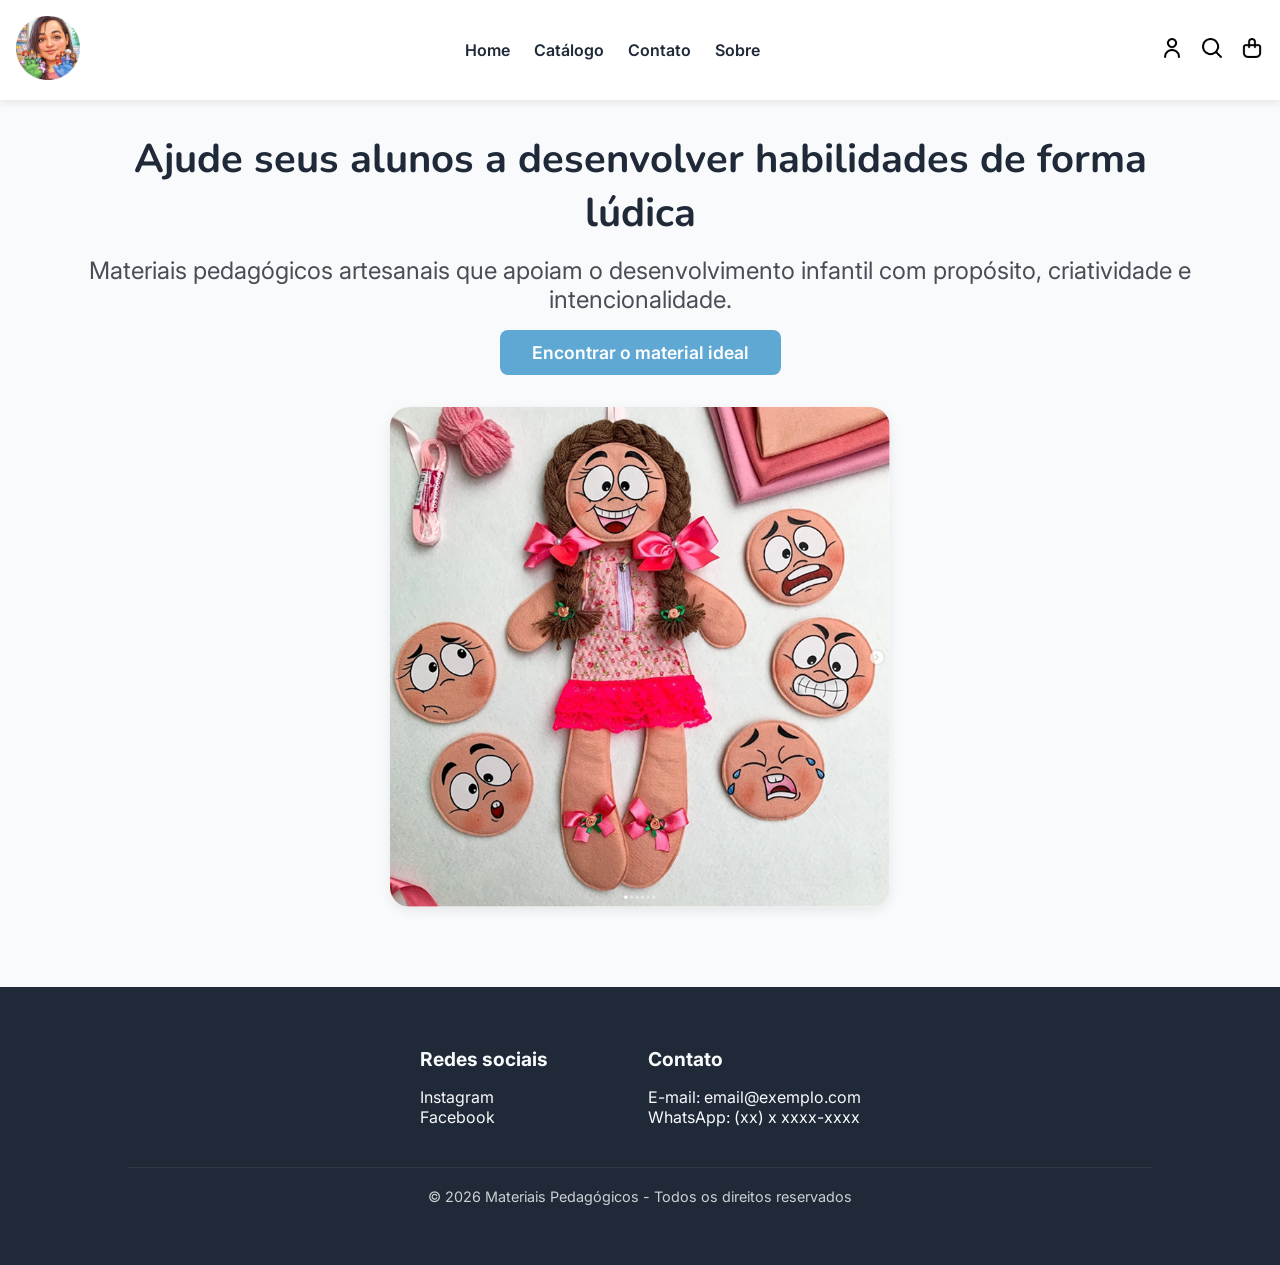
<file: Programaca-Web-I/projetoWeb/index.html>
<!DOCTYPE html>
<html lang="pt-br">
    <head>
        <meta charset="UTF-8">
        <meta name="viewport" content="width=device-width, initial-scale=1.0">
        <meta name="description" content="Materiais pedagógicos artesanais que apoiam o desenvolvimento infantil com propósito, criatividade e intencionalidade.">
        <link rel="stylesheet" href="style.css">
        <link rel="shortcut icon" href="./assets/icon/logoIcon.ico" type="image/x-icon">
        <title>Home | Materiais Pedagógicos</title>
    </head>
    <body>
        <header>
            <a href="index.html"><img src="assets/images/logo.png" alt="Logo" class="logo"></a>
            <nav class="menu-mobile" id="menu-mobile">
                <ul>
                    <li><a href="index.html">Home</a></li>
                    <li><a href="catalogo.html">Catálogo</a></li>
                    <li><a href="contato.html">Contato</a></li>
                    <li><a href="sobre.html">Sobre</a></li>
                </ul>
            </nav>
            <div>
                <button class="btn-mobile" aria-label="Abrir menu">
                    <img class="menu-hamburguer" src="assets/images/menu.png" alt="Menu">
                </button>
                <a href="login.html" aria-label="Acessar conta">
                    <img src="assets/images/user.png" alt="Perfil">
                </a>
                <a href="#" aria-label="Pesquisar no site">
                    <img src="assets/images/search.png" alt="Pesquisar">
                </a>
                <a href="#" aria-label="Ver carrinho de compras">
                    <img src="assets/images/shopping bag.png" alt="Carrinho de compras">
                </a>
            </div>
        </header>
        <main>
            <!-- Hero -->
            <section>
                <h1>Ajude seus alunos a desenvolver habilidades de forma lúdica</h1>
                <p>Materiais pedagógicos artesanais que apoiam o desenvolvimento infantil com propósito, criatividade e intencionalidade.</p>
                <a href="catalogo.html">Encontrar o material ideal</a>
                <img src="assets/images/card1.png" alt="Recurso pedagógico artesanal de boneca com expressões faciais intercambiáveis">
            </section>
        </main>
        <footer>
            <div class="footer-column">
                <div>
                    <h4>Redes sociais</h4>
                    <ul>
                        <li><a href="#">Instagram</a></li>
                        <li><a href="#">Facebook</a></li>
                    </ul>
                </div>
                <div>
                    <h4>Contato</h4>
                    <ul>
                        <li>E-mail: <a href="mailto:email@exemplo.com">email@exemplo.com</a></li>
                        <li>WhatsApp: <a href="#">(xx) x xxxx-xxxx</a></li>
                    </ul>
                </div>
            </div>
            <p class="copyright"> &copy; 2026 Materiais Pedagógicos - Todos os direitos reservados</p>
        </footer>

        <!-- CARRINHO LATERAL -->
        <div class="overlay-carrinho" id="overlay-carrinho" aria-hidden="true"></div>
        <aside class="carrinho-lateral" id="carrinho-lateral" aria-label="Carrinho de compras">
            <div class="carrinho-header">
                <h2>Seu Carrinho</h2>
                <button id="fechar-carrinho" class="btn-fechar" aria-label="Fechar carrinho">
                    <span aria-hidden="true">&times;</span>
                </button>
            </div>
            
            <div class="carrinho-itens">
                <p class="carrinho-vazio">Seu carrinho está vazio.</p>
            </div>
            
            <div class="carrinho-footer">
                <div class="carrinho-total">
                    <span>Total:</span>
                    <strong id="carrinho-total-valor">R$ 0,00</strong>
                </div>
                <button class="btn-finalizar" aria-label="Finalizar compra">Finalizar Compra</button>
            </div>
        </aside>

        <script src="script.js"></script>
    </body>
</html>
</file>
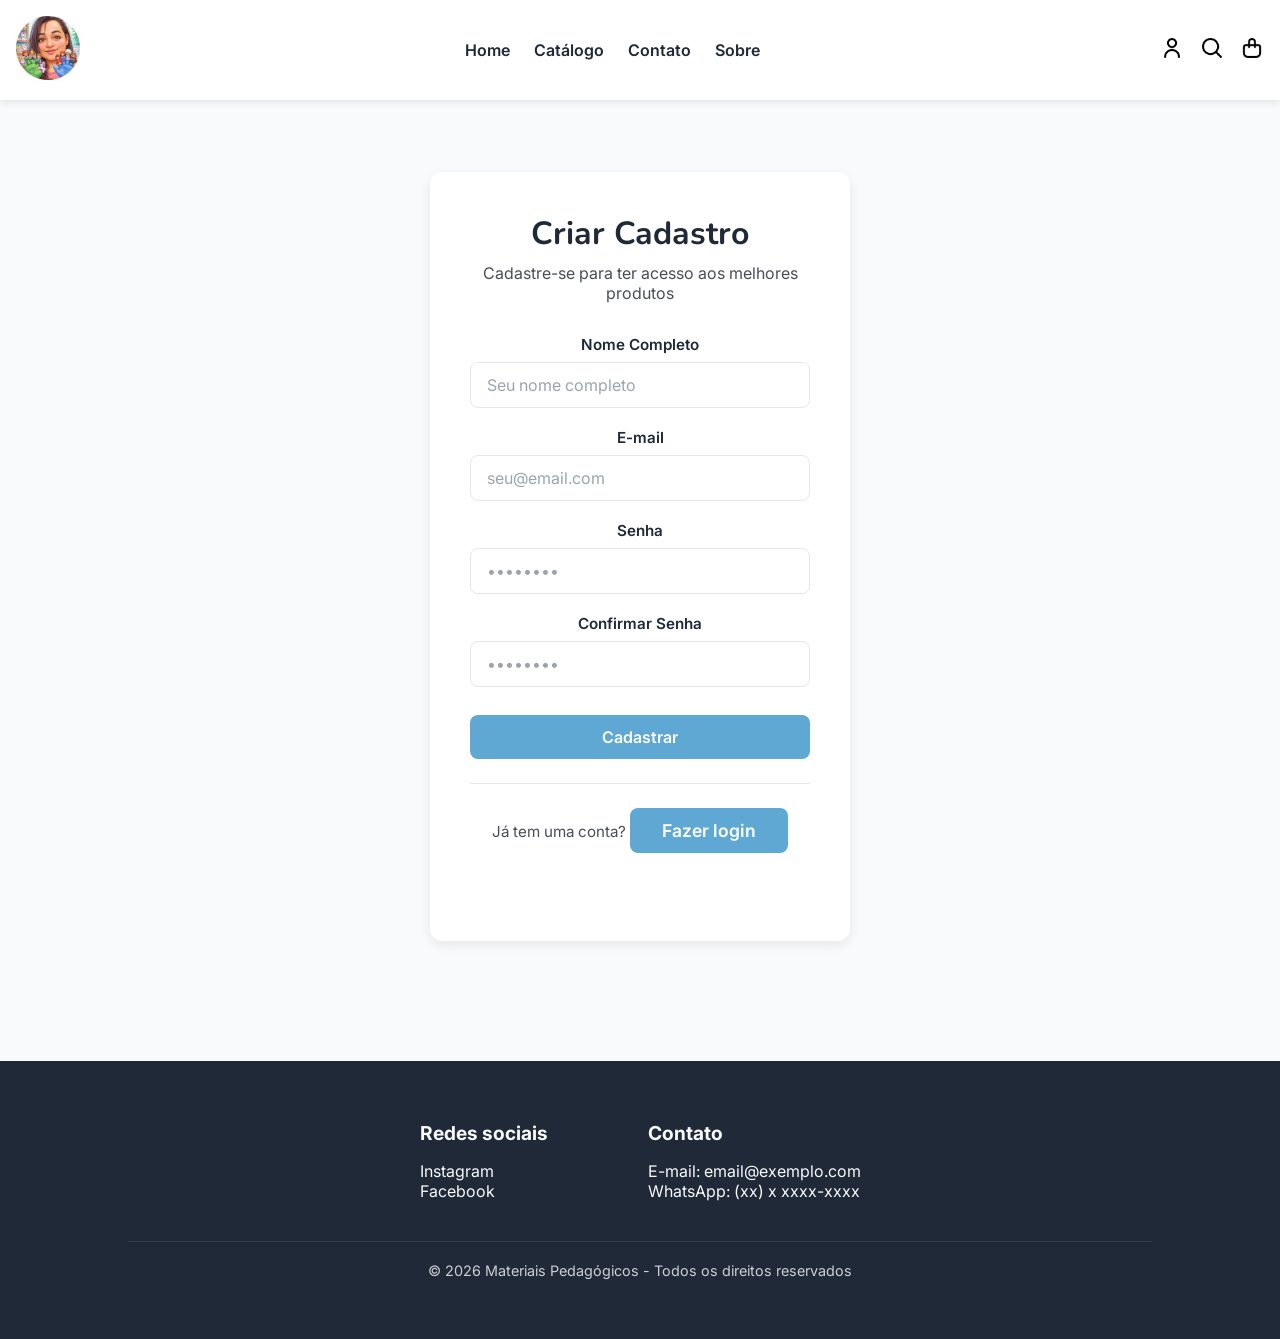
<file: Programaca-Web-I/projetoWeb/cadastro.html>
<!DOCTYPE html>
<html lang="pt-br">
    <head>
        <meta charset="UTF-8">
        <meta name="viewport" content="width=device-width, initial-scale=1.0">
        <link rel="stylesheet" href="style.css">
        <link rel="shortcut icon" href="./assets/icon/logoIcon.ico" type="image/x-icon">
        <title>Cadastro | Materiais Pedagógicos</title>
    </head>
    <body>
        <header>
            <a href="index.html"><img src="assets/images/logo.png" alt="Logo" class="logo"></a>
            <nav class="menu-mobile" id="menu-mobile">
                <ul>
                    <li><a href="index.html">Home</a></li>
                    <li><a href="catalogo.html">Catálogo</a></li>
                    <li><a href="contato.html">Contato</a></li>
                    <li><a href="sobre.html">Sobre</a></li>
                </ul>
            </nav>
            <div>
                <button class="btn-mobile" aria-label="Abrir menu">
                    <img class="menu-hamburguer" src="assets/images/menu.png" alt="Menu">
                </button>
                <a href="login.html" aria-label="Acessar conta">
                    <img src="assets/images/user.png" alt="Perfil">
                </a>
                <a href="#" aria-label="Pesquisar no site">
                    <img src="assets/images/search.png" alt="Pesquisar">
                </a>
                <a href="#" aria-label="Ver carrinho de compras">
                    <img src="assets/images/shopping bag.png" alt="Carrinho de compras">
                </a>
            </div>
        </header>
        <main>
            <section class="formulario-secao">
                <div class="formulario-container">
                    <h1>Criar Cadastro</h1>
                    <p class="formulario-descricao">Cadastre-se para ter acesso aos melhores produtos</p>
                    
                    <form class="formulario" aria-label="Formulário de cadastro">
                        <div class="form-group">
                            <label for="nome-cadastro">Nome Completo</label>
                            <input 
                                type="text" 
                                id="nome-cadastro" 
                                name="nome" 
                                placeholder="Seu nome completo"
                                required
                                aria-required="true"
                                aria-label="Campo de nome completo para cadastro"
                            >
                        </div>

                        <div class="form-group">
                            <label for="email-cadastro">E-mail</label>
                            <input 
                                type="email" 
                                id="email-cadastro" 
                                name="email" 
                                placeholder="seu@email.com"
                                required
                                aria-required="true"
                                aria-label="Campo de e-mail para cadastro"
                            >
                        </div>

                        <div class="form-group">
                            <label for="senha-cadastro">Senha</label>
                            <input 
                                type="password" 
                                id="senha-cadastro" 
                                name="senha" 
                                placeholder="••••••••"
                                required
                                aria-required="true"
                                aria-label="Campo de senha para cadastro"
                            >
                        </div>

                        <div class="form-group">
                            <label for="confirmacao-senha">Confirmar Senha</label>
                            <input 
                                type="password" 
                                id="confirmacao-senha" 
                                name="confirmacao_senha" 
                                placeholder="••••••••"
                                required
                                aria-required="true"
                                aria-label="Campo de confirmação de senha"
                            >
                        </div>

                        <button type="submit" class="btn-formulario">Cadastrar</button>
                    </form>

                    <div class="formulario-link">
                        <p>Já tem uma conta? <a href="login.html">Fazer login</a></p>
                    </div>
                </div>
            </section>
        </main>
        <footer>
            <div class="footer-column">
                <div>
                    <h4>Redes sociais</h4>
                    <ul>
                        <li><a href="#">Instagram</a></li>
                        <li><a href="#">Facebook</a></li>
                    </ul>
                </div>
                <div>
                    <h4>Contato</h4>
                    <ul>
                        <li>E-mail: <a href="mailto:email@exemplo.com">email@exemplo.com</a></li>
                        <li>WhatsApp: <a href="#">(xx) x xxxx-xxxx</a></li>
                    </ul>
                </div>
            </div>
            <p class="copyright"> &copy; 2026 Materiais Pedagógicos - Todos os direitos reservados</p>
        </footer>

        <!-- CARRINHO LATERAL -->
        <div class="overlay-carrinho" id="overlay-carrinho" aria-hidden="true"></div>
        <aside class="carrinho-lateral" id="carrinho-lateral" aria-label="Carrinho de compras">
            <div class="carrinho-header">
                <h2>Seu Carrinho</h2>
                <button id="fechar-carrinho" class="btn-fechar" aria-label="Fechar carrinho">
                    <span aria-hidden="true">&times;</span>
                </button>
            </div>
            
            <div class="carrinho-itens">
                <p class="carrinho-vazio">Seu carrinho está vazio.</p>
            </div>
            
            <div class="carrinho-footer">
                <div class="carrinho-total">
                    <span>Total:</span>
                    <strong id="carrinho-total-valor">R$ 0,00</strong>
                </div>
                <button class="btn-finalizar" aria-label="Finalizar compra">Finalizar Compra</button>
            </div>
        </aside>

        <script src="script.js"></script>
    </body>
</html>
</file>
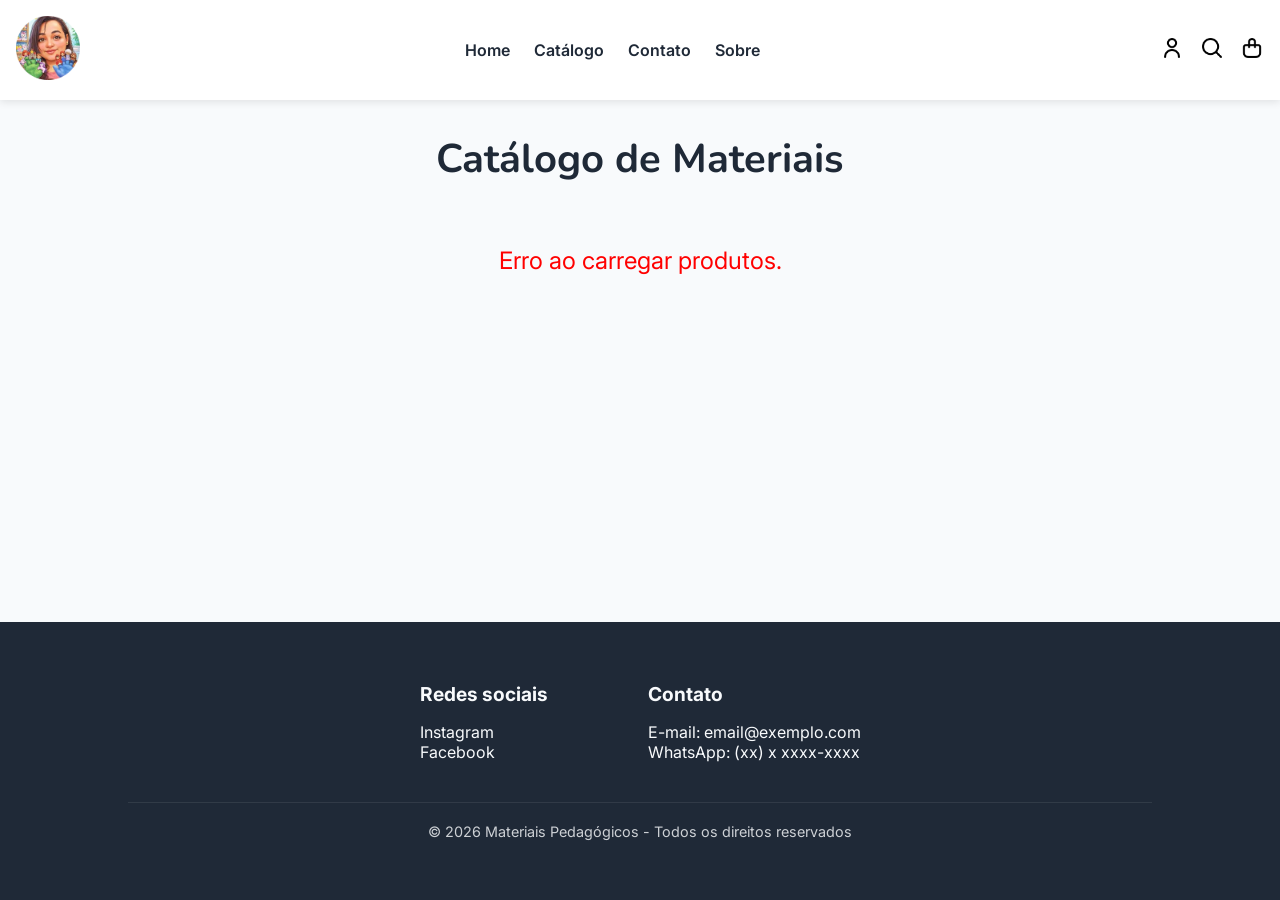
<file: Programaca-Web-I/projetoWeb/catalogo.html>
<!DOCTYPE html>
<html lang="pt-br">
    <head>
        <meta charset="UTF-8">
        <meta name="viewport" content="width=device-width, initial-scale=1.0">
        <link rel="stylesheet" href="style.css">
        <link rel="shortcut icon" href="./assets/icon/logoIcon.ico" type="image/x-icon">
        <title>Catálogo | Materiais Pedagógicos</title>
    </head>
    <body>
        <header>
            <a href="index.html"><img src="assets/images/logo.png" alt="Logo" class="logo"></a>
            <nav class="menu-mobile" id="menu-mobile">
                <ul>
                    <li><a href="index.html">Home</a></li>
                    <li><a href="catalogo.html">Catálogo</a></li>
                    <li><a href="contato.html">Contato</a></li>
                    <li><a href="sobre.html">Sobre</a></li>
                </ul>
            </nav>
            <div>
                <button class="btn-mobile" aria-label="Abrir menu">
                    <img class="menu-hamburguer" src="assets/images/menu.png" alt="Menu">
                </button>
                <a href="login.html" aria-label="Acessar conta">
                    <img src="assets/images/user.png" alt="Perfil">
                </a>
                <a href="#" aria-label="Pesquisar no site">
                    <img src="assets/images/search.png" alt="Pesquisar">
                </a>
                <a href="#" aria-label="Ver carrinho de compras">
                    <img src="assets/images/shopping bag.png" alt="Carrinho de compras">
                </a>
            </div>
        </header>
        <main>
            <section>
                <h1>Catálogo de Materiais</h1>
                <div class="produtos-grid">
                    <!-- Produtos carregados dinamicamente via JavaScript -->
                </div>
            </section>
        </main>
        <footer>
            <div class="footer-column">
                <div>
                    <h4>Redes sociais</h4>
                    <ul>
                        <li><a href="#">Instagram</a></li>
                        <li><a href="#">Facebook</a></li>
                    </ul>
                </div>
                <div>
                    <h4>Contato</h4>
                    <ul>
                        <li>E-mail: <a href="mailto:email@exemplo.com">email@exemplo.com</a></li>
                        <li>WhatsApp: <a href="#">(xx) x xxxx-xxxx</a></li>
                    </ul>
                </div>
            </div>
            <p class="copyright"> &copy; 2026 Materiais Pedagógicos - Todos os direitos reservados</p>
        </footer>

        <!-- CARRINHO LATERAL -->
        <div class="overlay-carrinho" id="overlay-carrinho" aria-hidden="true"></div>
        <aside class="carrinho-lateral" id="carrinho-lateral" aria-label="Carrinho de compras">
            <div class="carrinho-header">
                <h2>Seu Carrinho</h2>
                <button id="fechar-carrinho" class="btn-fechar" aria-label="Fechar carrinho">
                    <span aria-hidden="true">&times;</span>
                </button>
            </div>
            
            <div class="carrinho-itens">
                <p class="carrinho-vazio">Seu carrinho está vazio.</p>
            </div>
            
            <div class="carrinho-footer">
                <div class="carrinho-total">
                    <span>Total:</span>
                    <strong id="carrinho-total-valor">R$ 0,00</strong>
                </div>
                <button class="btn-finalizar" aria-label="Finalizar compra">Finalizar Compra</button>
            </div>
        </aside>

        <script src="script.js"></script>
    </body>
</html>
</file>
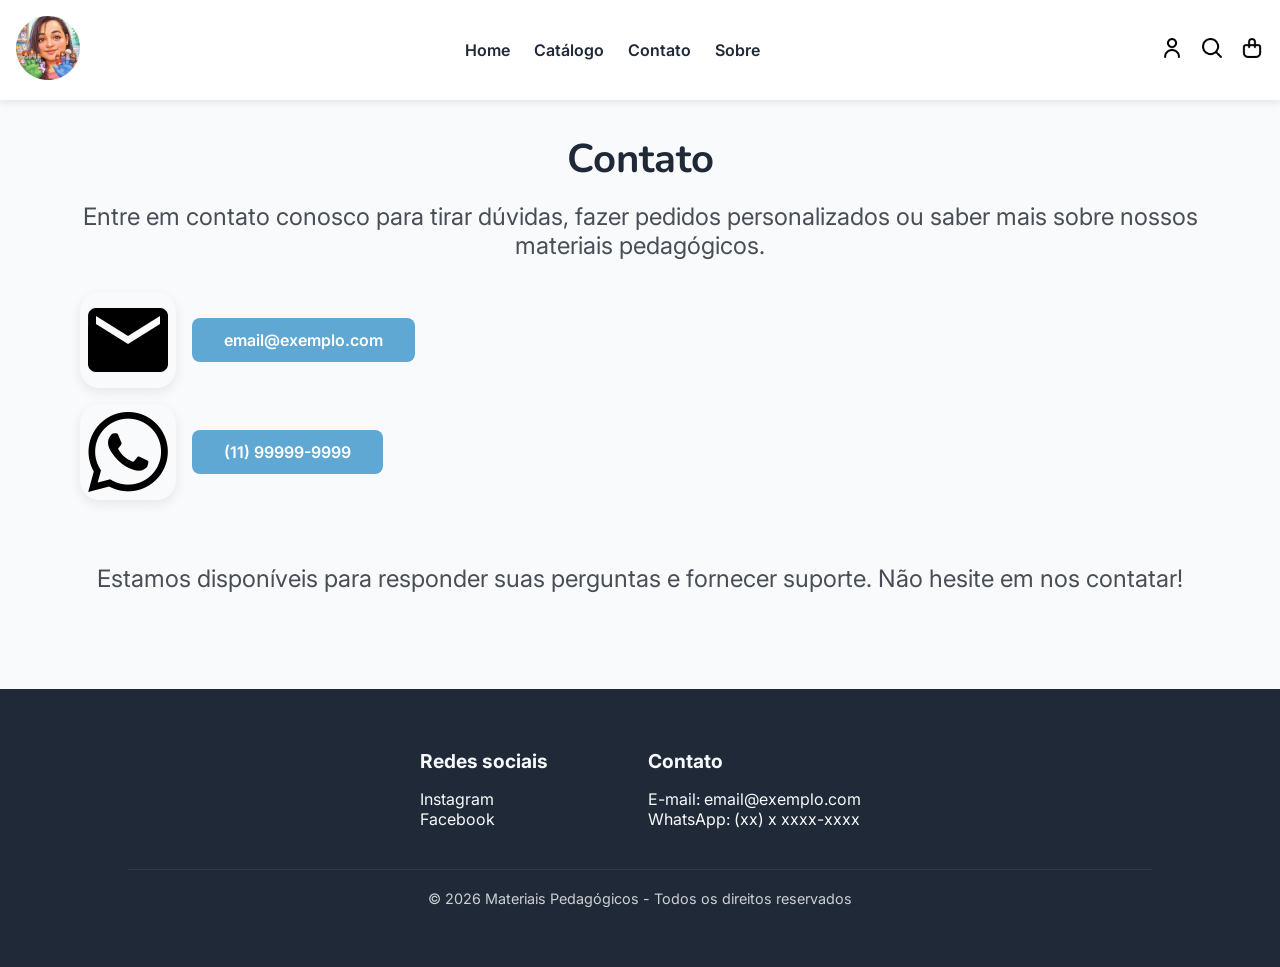
<file: Programaca-Web-I/projetoWeb/contato.html>
<!DOCTYPE html>
<html lang="pt-br">
    <head>
        <meta charset="UTF-8">
        <meta name="viewport" content="width=device-width, initial-scale=1.0">
        <link rel="stylesheet" href="style.css">
        <link rel="shortcut icon" href="./assets/icon/logoIcon.ico" type="image/x-icon">
        <title>Contato | Materiais Pedagógicos</title>
    </head>
    <body>
        <header>
            <a href="index.html"><img src="assets/images/logo.png" alt="Logo" class="logo"></a>
            <nav class="menu-mobile" id="menu-mobile">
                <ul>
                    <li><a href="index.html">Home</a></li>
                    <li><a href="catalogo.html">Catálogo</a></li>
                    <li><a href="contato.html">Contato</a></li>
                    <li><a href="sobre.html">Sobre</a></li>
                </ul>
            </nav>
            <div>
                <button class="btn-mobile" aria-label="Abrir menu">
                    <img class="menu-hamburguer" src="assets/images/menu.png" alt="Menu">
                </button>
                <a href="login.html" aria-label="Acessar conta">
                    <img src="assets/images/user.png" alt="Perfil">
                </a>
                <a href="#" aria-label="Pesquisar no site">
                    <img src="assets/images/search.png" alt="Pesquisar">
                </a>
                <a href="#" aria-label="Ver carrinho de compras">
                    <img src="assets/images/shopping bag.png" alt="Carrinho de compras">
                </a>
            </div>
        </header>
        <main>
            <section class="sessao-contato">
                <h1>Contato</h1>
                <p>Entre em contato conosco para tirar dúvidas, fazer pedidos personalizados ou saber mais sobre nossos materiais pedagógicos.</p>
                <ul class="contato">
                    <li><img class="icone-contato" src="assets/images/email.png" alt="E-mail: "><a href="mailto:email@exemplo.com">email@exemplo.com</a></li>
                    <li> <img class="icone-contato" src="assets/images/whatsapp.png" alt="WhatsApp: "><a href="https://wa.me/5511999999999" target="_blank">(11) 99999-9999</a></li>
                </ul>
                <p style="margin-top: 64px;">Estamos disponíveis para responder suas perguntas e fornecer suporte. Não hesite em nos contatar!</p>
            </section>
        </main>
        <footer>
            <div class="footer-column">
                <div>
                    <h4>Redes sociais</h4>
                    <ul>
                        <li><a href="#">Instagram</a></li>
                        <li><a href="#">Facebook</a></li>
                    </ul>
                </div>
                <div>
                    <h4>Contato</h4>
                    <ul>
                        <li>E-mail: <a href="mailto:email@exemplo.com">email@exemplo.com</a></li>
                        <li>WhatsApp: <a href="#">(xx) x xxxx-xxxx</a></li>
                    </ul>
                </div>
            </div>
            <p class="copyright"> &copy; 2026 Materiais Pedagógicos - Todos os direitos reservados</p>
        </footer>

        <!-- CARRINHO LATERAL -->
        <div class="overlay-carrinho" id="overlay-carrinho" aria-hidden="true"></div>
        <aside class="carrinho-lateral" id="carrinho-lateral" aria-label="Carrinho de compras">
            <div class="carrinho-header">
                <h2>Seu Carrinho</h2>
                <button id="fechar-carrinho" class="btn-fechar" aria-label="Fechar carrinho">
                    <span aria-hidden="true">&times;</span>
                </button>
            </div>
            
            <div class="carrinho-itens">
                <p class="carrinho-vazio">Seu carrinho está vazio.</p>
            </div>
            
            <div class="carrinho-footer">
                <div class="carrinho-total">
                    <span>Total:</span>
                    <strong id="carrinho-total-valor">R$ 0,00</strong>
                </div>
                <button class="btn-finalizar" aria-label="Finalizar compra">Finalizar Compra</button>
            </div>
        </aside>

        <script src="script.js"></script>
    </body>
</html>
</file>
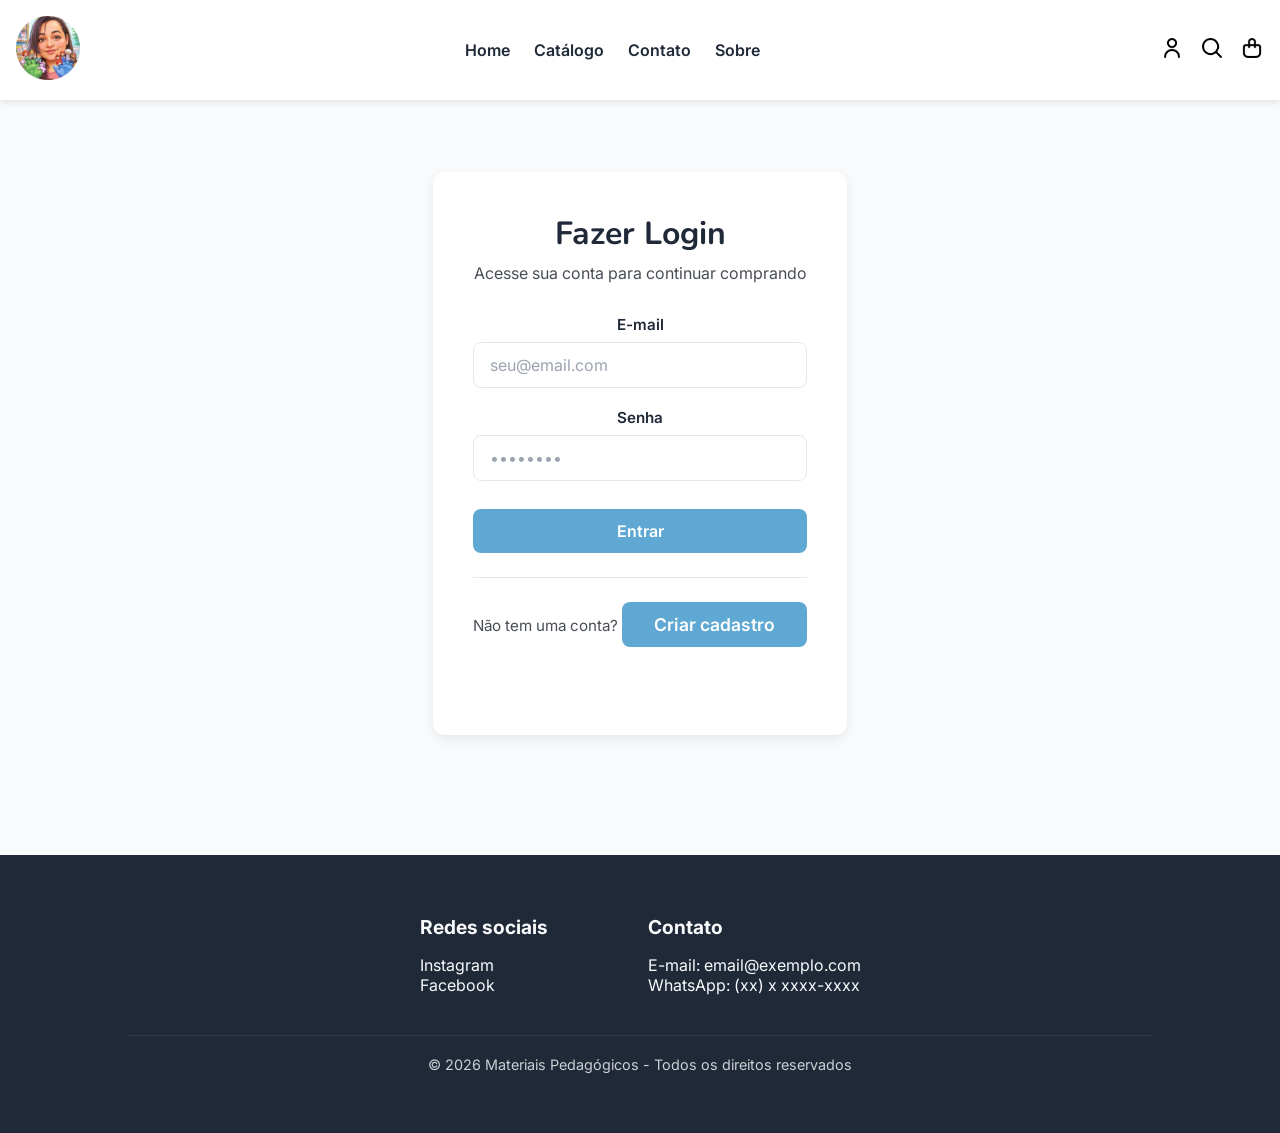
<file: Programaca-Web-I/projetoWeb/login.html>
<!DOCTYPE html>
<html lang="pt-br">
    <head>
        <meta charset="UTF-8">
        <meta name="viewport" content="width=device-width, initial-scale=1.0">
        <link rel="stylesheet" href="style.css">
        <link rel="shortcut icon" href="./assets/icon/logoIcon.ico" type="image/x-icon">
        <title>Login | Materiais Pedagógicos</title>
    </head>
    <body>
        <header>
            <a href="index.html"><img src="assets/images/logo.png" alt="Logo" class="logo"></a>
            <nav class="menu-mobile" id="menu-mobile">
                <ul>
                    <li><a href="index.html">Home</a></li>
                    <li><a href="catalogo.html">Catálogo</a></li>
                    <li><a href="contato.html">Contato</a></li>
                    <li><a href="sobre.html">Sobre</a></li>
                </ul>
            </nav>
            <div>
                <button class="btn-mobile" aria-label="Abrir menu">
                    <img class="menu-hamburguer" src="assets/images/menu.png" alt="Menu">
                </button>
                <a href="login.html" aria-label="Acessar conta">
                    <img src="assets/images/user.png" alt="Perfil">
                </a>
                <a href="#" aria-label="Pesquisar no site">
                    <img src="assets/images/search.png" alt="Pesquisar">
                </a>
                <a href="#" aria-label="Ver carrinho de compras">
                    <img src="assets/images/shopping bag.png" alt="Carrinho de compras">
                </a>
            </div>
        </header>
        <main>
            <section class="formulario-secao">
                <div class="formulario-container">
                    <h1>Fazer Login</h1>
                    <p class="formulario-descricao">Acesse sua conta para continuar comprando</p>
                    
                    <form class="formulario" aria-label="Formulário de login">
                        <div class="form-group">
                            <label for="email-login">E-mail</label>
                            <input 
                                type="email" 
                                id="email-login" 
                                name="email" 
                                placeholder="seu@email.com"
                                required
                                aria-required="true"
                                aria-label="Campo de e-mail para login"
                            >
                        </div>

                        <div class="form-group">
                            <label for="senha-login">Senha</label>
                            <input 
                                type="password" 
                                id="senha-login" 
                                name="senha" 
                                placeholder="••••••••"
                                required
                                aria-required="true"
                                aria-label="Campo de senha para login"
                            >
                        </div>

                        <button type="submit" class="btn-formulario">Entrar</button>
                    </form>

                    <div class="formulario-link">
                        <p>Não tem uma conta? <a href="cadastro.html">Criar cadastro</a></p>
                    </div>
                </div>
            </section>
        </main>
        <footer>
            <div class="footer-column">
                <div>
                    <h4>Redes sociais</h4>
                    <ul>
                        <li><a href="#">Instagram</a></li>
                        <li><a href="#">Facebook</a></li>
                    </ul>
                </div>
                <div>
                    <h4>Contato</h4>
                    <ul>
                        <li>E-mail: <a href="mailto:email@exemplo.com">email@exemplo.com</a></li>
                        <li>WhatsApp: <a href="#">(xx) x xxxx-xxxx</a></li>
                    </ul>
                </div>
            </div>
            <p class="copyright"> &copy; 2026 Materiais Pedagógicos - Todos os direitos reservados</p>
        </footer>

        <!-- CARRINHO LATERAL -->
        <div class="overlay-carrinho" id="overlay-carrinho" aria-hidden="true"></div>
        <aside class="carrinho-lateral" id="carrinho-lateral" aria-label="Carrinho de compras">
            <div class="carrinho-header">
                <h2>Seu Carrinho</h2>
                <button id="fechar-carrinho" class="btn-fechar" aria-label="Fechar carrinho">
                    <span aria-hidden="true">&times;</span>
                </button>
            </div>
            
            <div class="carrinho-itens">
                <p class="carrinho-vazio">Seu carrinho está vazio.</p>
            </div>
            
            <div class="carrinho-footer">
                <div class="carrinho-total">
                    <span>Total:</span>
                    <strong id="carrinho-total-valor">R$ 0,00</strong>
                </div>
                <button class="btn-finalizar" aria-label="Finalizar compra">Finalizar Compra</button>
            </div>
        </aside>

        <script src="script.js"></script>
    </body>
</html>
</file>
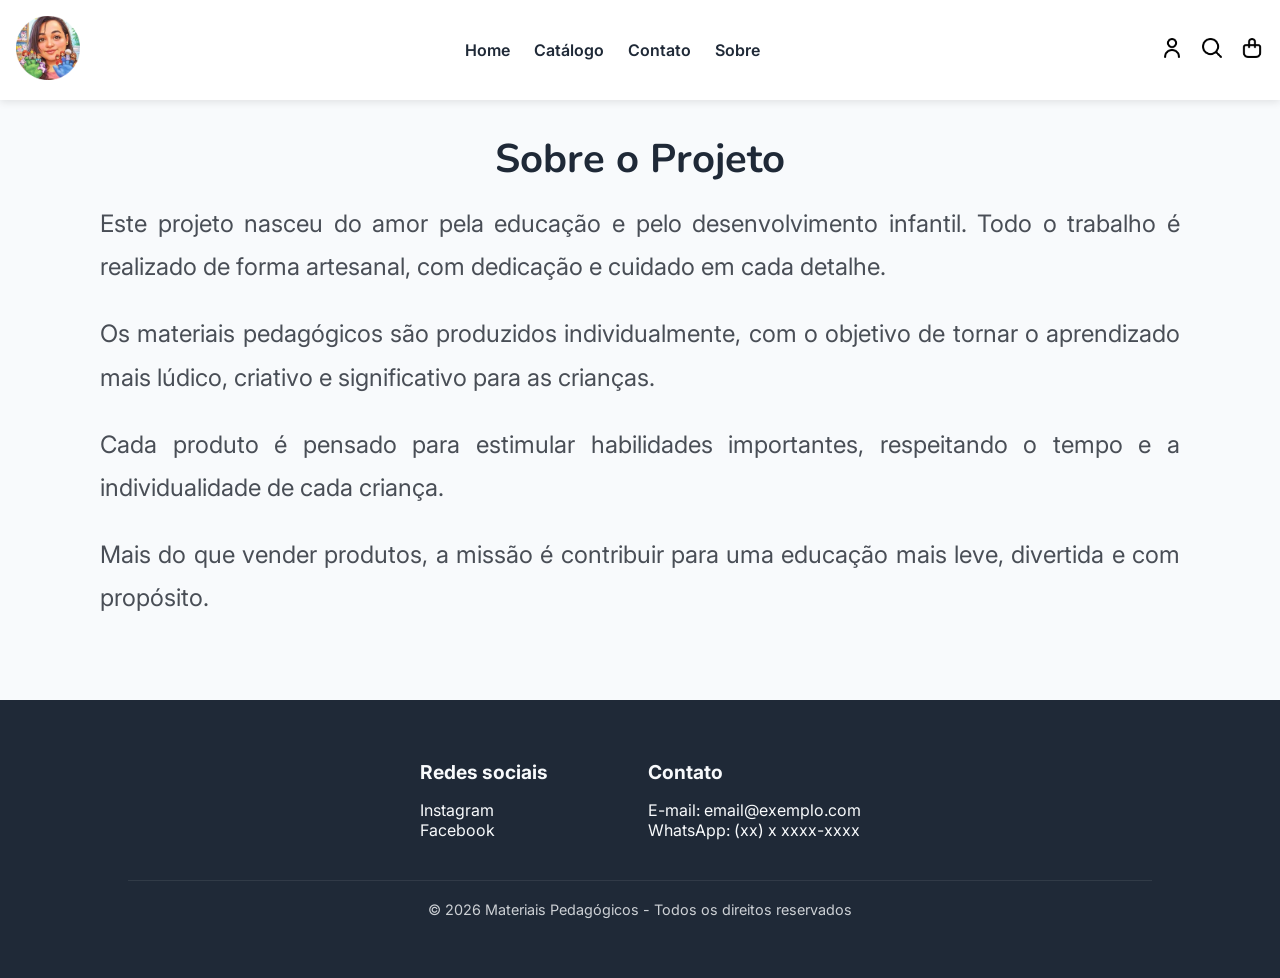
<file: Programaca-Web-I/projetoWeb/sobre.html>
<!DOCTYPE html>
<html lang="pt-br">
    <head>
        <meta charset="UTF-8">
        <meta name="viewport" content="width=device-width, initial-scale=1.0">
        <link rel="stylesheet" href="style.css">
        <link rel="shortcut icon" href="./assets/icon/logoIcon.ico" type="image/x-icon">
        <title>Sobre | Materiais Pedagógicos</title>
    </head>
    <body>
        <header>
            <a href="index.html"><img src="assets/images/logo.png" alt="Logo" class="logo"></a>
            <nav class="menu-mobile" id="menu-mobile">
                <ul>
                    <li><a href="index.html">Home</a></li>
                    <li><a href="catalogo.html">Catálogo</a></li>
                    <li><a href="contato.html">Contato</a></li>
                    <li><a href="sobre.html">Sobre</a></li>
                </ul>
            </nav>
            <div>
                <button class="btn-mobile" aria-label="Abrir menu">
                    <img class="menu-hamburguer" src="assets/images/menu.png" alt="Menu">
                </button>
                <a href="login.html" aria-label="Acessar conta">
                    <img src="assets/images/user.png" alt="Perfil">
                </a>
                <a href="#" aria-label="Pesquisar no site">
                    <img src="assets/images/search.png" alt="Pesquisar">
                </a>
                <a href="#" aria-label="Ver carrinho de compras">
                    <img src="assets/images/shopping bag.png" alt="Carrinho de compras">
                </a>
            </div>
        </header>
        <main>
            <section>
                <h1>Sobre o Projeto</h1>
                   <div class="sobre">
                       <p>Este projeto nasceu do amor pela educação e pelo desenvolvimento infantil. Todo o trabalho é realizado de forma artesanal, com dedicação e cuidado em cada detalhe.</p>
                        <p>Os materiais pedagógicos são produzidos individualmente, com o objetivo de tornar o aprendizado mais lúdico, criativo e significativo para as crianças.</p>
                        <p>Cada produto é pensado para estimular habilidades importantes, respeitando o tempo e a individualidade de cada criança.</p>
                        <p>Mais do que vender produtos, a missão é contribuir para uma educação mais leve, divertida e com propósito.</p>
                   </div>
            </section>
        </main>
        <footer>
            <div class="footer-column">
                <div>
                    <h4>Redes sociais</h4>
                    <ul>
                        <li><a href="#">Instagram</a></li>
                        <li><a href="#">Facebook</a></li>
                    </ul>
                </div>
                <div>
                    <h4>Contato</h4>
                    <ul>
                        <li>E-mail: <a href="mailto:email@exemplo.com">email@exemplo.com</a></li>
                        <li>WhatsApp: <a href="#">(xx) x xxxx-xxxx</a></li>
                    </ul>
                </div>
            </div>
            <p class="copyright"> &copy; 2026 Materiais Pedagógicos - Todos os direitos reservados</p>
        </footer>

        <!-- CARRINHO LATERAL -->
        <div class="overlay-carrinho" id="overlay-carrinho" aria-hidden="true"></div>
        <aside class="carrinho-lateral" id="carrinho-lateral" aria-label="Carrinho de compras">
            <div class="carrinho-header">
                <h2>Seu Carrinho</h2>
                <button id="fechar-carrinho" class="btn-fechar" aria-label="Fechar carrinho">
                    <span aria-hidden="true">&times;</span>
                </button>
            </div>
            
            <div class="carrinho-itens">
                <p class="carrinho-vazio">Seu carrinho está vazio.</p>
            </div>
            
            <div class="carrinho-footer">
                <div class="carrinho-total">
                    <span>Total:</span>
                    <strong id="carrinho-total-valor">R$ 0,00</strong>
                </div>
                <button class="btn-finalizar" aria-label="Finalizar compra">Finalizar Compra</button>
            </div>
        </aside>

        <script src="script.js"></script>
    </body>
</html>
</file>
<file: Programaca-Web-I/projetoWeb/style.css>
@import url('https://fonts.googleapis.com/css2?family=Cabin:ital,wght@0,400..700;1,400..700&family=Inter:ital,opsz,wght@0,14..32,100..900;1,14..32,100..900&family=Nunito:ital,wght@0,200..1000;1,200..1000&display=swap');

:root {
    --primary-color: #5FA8D3;
    --text-color: #1F2937;
    --p-text-color: #494E56;
    --bg-color: #F8FAFC;
    --btn-hover: #4F8CC9;
}

/* Reset Universal */
* {
    margin: 0;
    padding: 0;
    box-sizing: border-box;
}

body{
    font-family: "Inter", sans-serif;
    color: var(--text-color);
    background-color: var(--bg-color);
    overflow-x: hidden; /* Evita que a barra de rolagem horizontal apareça quando o menu mobile estiver aberto */
    display: flex;
    flex-direction: column;
    min-height: 100vh; /* vh = viewport height (altura da tela) */
    margin: 0;
}
/* header */

header {
    width: 100%;
    background-color: #FFFFFF;
    box-shadow: 0px 2px 8px rgba(0, 0, 0, 0.1);
    padding: 16px;
    display: flex;
    justify-content: space-between;
    align-items: center;
}

.logo {
    width: 4rem;
}

header nav ul {
    display: flex;
    gap: 24px;
}

header nav ul li {
    list-style: none;
}

header nav ul li a {
    font-weight: 600;
    text-decoration: none;
    color: var(--text-color);
    transition: color 0.3s ease ;
}

header nav ul li a:hover{
    color: var(--primary-color);
}

header div{
    display: flex;
    gap: 16px;
}


header div a img {
    width: 1.5rem;
    transform: scale(1);
    transition: transform 0.3s ease;
}

header div a img:hover {
    transform: scale(1.1);
}
/* main */
main {
    flex: 1;
    max-width: 1920px;
    margin: 32px auto;
    margin-bottom: 80px;
    padding: 0 80px;
    text-align: center;
}

main section h1 {
    font-family: "Nunito", sans-serif;
    font-weight: 700;
    margin-bottom: 16px;
    font-size: 2.5rem;
    color: var(--text-color)
}

main section p {
    font-family: "Inter", sans-serif;
    font-weight: 400;
    margin-bottom: 16px;
    font-size: 1.5rem;
    color: var(--p-text-color)
}

main section a{
    display: inline-block; /* Ocupa só o tamanho do texto + padding */
    padding: 12px 32px;
    margin: 0 auto 32px auto; /* Centraliza horizontalmente e adiciona margem inferior */
    background-color: var(--primary-color);
    color: #FFFFFF;
    border-radius: 8px;
    text-decoration: none;
    font-family: "Inter", sans-serif;
    font-weight: 600;
    font-size: 1.1rem;
    transition: background-color 0.3s ease;
}

main section a:hover{
    background-color: var(--btn-hover);
}

main section img{
    display: block;
    margin: 0 auto; 
    max-width: 500px;
    width: 100%;
    border-radius: 20px;
    box-shadow: 0px 4px 12px rgba(0, 0, 0, 0.08);
}

footer {
    background-color: var(--text-color);
    color: var(--bg-color);
    padding: 60px 10%;
    display: flex;
    flex-wrap: wrap;
    justify-content: center;
    align-items: flex-start;
}

.footer-column{
    display: flex;
    gap: 100px;
}

footer h4 {
    margin-bottom: 16px;
    font-family: var(--bg-color);
    font-size: 1.2rem;
}

footer ul {
    list-style: none;
}

footer ul li a {
    color: var(--bg-color);
    text-decoration: none;
}

.copyright {
    width: 100%;
    text-align: center;
    margin-top: 40px;
    padding-top: 20px;
    border-top: 1px solid rgba(255, 255, 255, 0.1); /* Uma linha discreta para separar */
    font-size: 0.9rem;
    opacity: 0.8;
}

/* Catalogo */
.produtos-grid {
    display: grid;
    grid-template-columns: repeat(5, 1fr);
    gap: 24px;
    margin-top: 40px;
    text-align: left; /* ISSO AQUI MATA O TEXTO CENTRALIZADO DA HOME! */
}

.produtos-card{
    display: flex;
    flex-direction: column;
    background-color: #FFFFFF;
    border-radius: 12px;
    gap: 16px;
    padding: 16px;
    box-shadow: 0px 4px 12px rgba(0, 0, 0, 0.08);
    min-height: 400px;
    cursor: default;
}

.produtos-card img {
    /* Faz a imagem crescer para ignorar o padding de 16px do card pai */
    width: calc(100% + 32px); 
    
    /* Puxa a imagem para as extremidades, anulando o recuo do padding */
    margin-left: -16px;
    margin-top: -16px;
    
    /* Arredonda apenas os cantos superiores (Top-L, Top-R, Bot-R, Bot-L) */
    border-radius: 12px 12px 0px 0px;
    
    /* Define uma altura fixa para manter todos os cards alinhados */
    height: 240px;
    
    /* Faz a imagem preencher o espaço sem distorcer (mantém a proporção) */
    object-fit: cover;
    object-position: top; /* Força o topo da foto a aparecer sempre */
}

.produtos-card h3 {
    font-family: "Nunito", sans-serif;
    font-weight: 700;
    font-size: 1rem;
}

.produtos-card .descricao{
    font-family: "Inter", sans-serif;
    font-weight: 400;
    color: var(--p-text-color);
    font-size: 0.85rem;
    display: -webkit-box;
    -webkit-line-clamp: 3; /* Número de linhas que quero mostrar */
    -webkit-box-orient: vertical;
    overflow: hidden;
    text-overflow: ellipsis; /* Adiciona os "..." automaticamente */
    height: 3rem; /* Garante que todos ocupem o espaço de 2 linhas, mesmo os curtos */
}

.produtos-card .preco{
    font-family: "Inter", sans-serif;
    font-weight: 700;
    color: var(--primary-color);
    font-size: 1.1rem;
}

.produtos-card button{
    font-weight: 600;
    font-family: "Inter", sans-serif;
    background-color: var(--primary-color);
    border: none;
    border-radius: 8px;
    width: 100%;
    padding: 10px;
    color: var(--bg-color);
    cursor: pointer;
    margin-top: auto;
    transition: 0.3s ease;
}

.produtos-card button:hover{
    background-color: var(--btn-hover);
}

/* Estilo do Menu Mobile (Gaveta) */
/* Tirando a visibilidade do menu hamburguer */
.menu-hamburguer {
    display: none;
}

.btn-mobile {
    background: none;
    border: none;
}

/* contato */

.contato{
    list-style: none;
    display: flex;
    flex-direction: column;
    gap: 16px;
    margin-top: 32px;
}

.contato li{
    display: flex;
    align-items: center;
    gap: 16px;
    
}

.icone-contato {
    
    margin: 0;
    width: 96px;
    background-color: var(--bg-color);
}

.contato li a {
    padding: 12px 32px;  /* Remove o padding */
    margin: 0;  /* Remove a margem */
    background-color: var(--primary-color);  /* Deixa o texto na cor azul */
    font-size: 1rem;  /* Reduz o tamanho de fonte */
}

/* sobre */

.sobre{
    display: flex;
    flex-direction: column;
    max-width: 1400px;           /* Limite a largura máxima */
    margin: 0 auto;             /* Centraliza a div */
    padding: 0 20px;            /* Padding lateral */
    text-align: justify;        /* Texto justificado */
}

.sobre p{
    margin-bottom: 24px;        /* Espaço entre parágrafos */
    line-height: 1.8;           /* Altura de linha para melhor legibilidade */
    font-size: 1.5rem;         /* Tamanho de fonte um pouco maior */
    color: var(--p-text-color); /* Cor padrão do texto */
}

.sobre p:last-child {
    margin-bottom: 0;           /* Remove margem do último parágrafo */
}

/* Formulários (Login e Cadastro) */
.formulario-secao {
    display: flex;
    justify-content: center;
    align-items: flex-start;
    padding: 40px 20px;
}

.formulario-container {
    background-color: #FFFFFF;
    padding: 40px;
    border-radius: 12px;
    box-shadow: 0px 4px 12px rgba(0, 0, 0, 0.08);
    width: 100%;
    max-width: 420px;
}

.formulario-container h1 {
    font-family: "Nunito", sans-serif;
    font-weight: 700;
    font-size: 2rem;
    margin-bottom: 8px;
    color: var(--text-color);
    text-align: center;
}

.formulario-descricao {
    text-align: center;
    color: var(--p-text-color);
    margin-bottom: 32px;
    font-size: 1rem;
}

.formulario {
    display: flex;
    flex-direction: column;
    gap: 20px;
}

.form-group {
    display: flex;
    flex-direction: column;
    gap: 8px;
}

.form-group label {
    font-weight: 600;
    color: var(--text-color);
    font-size: 0.95rem;
}

.form-group input {
    padding: 12px 16px;
    border: 1.5px solid #E5E7EB;
    border-radius: 8px;
    font-family: "Inter", sans-serif;
    font-size: 1rem;
    color: var(--text-color);
    transition: border-color 0.3s ease;
}

.form-group input:focus {
    outline: none;
    border-color: var(--primary-color);
    box-shadow: 0 0 0 3px rgba(95, 168, 211, 0.1);
}

.form-group input::placeholder {
    color: #9CA3AF;
}

.btn-formulario {
    padding: 12px 32px;
    background-color: var(--primary-color);
    color: #FFFFFF;
    border: none;
    border-radius: 8px;
    font-weight: 600;
    font-family: "Inter", sans-serif;
    font-size: 1rem;
    cursor: pointer;
    transition: background-color 0.3s ease;
    margin-top: 8px;
}

.btn-formulario:hover {
    background-color: var(--btn-hover);
}

.btn-formulario:active {
    transform: scale(0.98);
}

.formulario-link {
    text-align: center;
    margin-top: 24px;
    padding-top: 24px;
    border-top: 1px solid #E5E7EB;
}

.formulario-link p {
    color: var(--p-text-color);
    font-size: 0.95rem;
}

.formulario-link a {
    background-color: var(--primary-color);
    text-decoration: none;
    font-weight: 600;
    transition: background-color 0.3s ease;
}

.formulario-link a:hover {
    background-color: var(--btn-hover);
    text-decoration: underline;
}

/* ========================================= */
/* RESPONSIVIDADE (MEDIA QUERIES)            */
/* ========================================= */

/* Degrau 1: Notebooks e Telas Médias (Até 1440px) */
@media (max-width: 1440px) {
    .produtos-grid {
        grid-template-columns: repeat(4, 1fr); /* Cai para 4 colunas */
    }
}

/* Degrau 2: Tablets e Notebooks Pequenos (Até 1024px) */
@media (max-width: 1024px) {
    main {
        padding: 0 40px; /* Diminui a borda branca lateral para dar espaço aos cards */
    }
    .produtos-grid {
        grid-template-columns: repeat(3, 1fr); /* Cai para 3 colunas */
    }
}

/* Degrau 3: Celulares e Tablets em pé (Até 768px) */
@media (max-width: 768px) {
    /* 1. O SALVADOR DO HEADER: Esconde os links para não estourar a tela */
    header nav {
        display: none; 
    }

    /* 2. Ajuste do Container Principal */
    main {
        padding: 0 16px; /* Reduz aquela borda gigante de 80px para apenas 16px */
    }

    /* 3. O Grid do Catálogo (2 Colunas) */
    .produtos-grid {
        grid-template-columns: repeat(2, 1fr);
        gap: 12px; /* Corredor mais fino entre os produtos */
    }

    /* 4. Emagrecendo o Card para a tela pequena */
    .produtos-card {
        padding: 12px; /* Diminuímos o padding interno de 16px para 12px */
        gap: 8px;
        min-height: 320px;
    }

    /* 5. Reajustando a Mágica da Imagem (Acompanhando o novo padding) */
    .produtos-card img {
        width: calc(100% + 24px); /* 100% + 12px de cada lado = 24px */
        margin-left: -12px;
        margin-top: -12px;
        height: 150px; /* Imagem mais baixa para não ocupar a tela toda */
    }

    /* 6. Salvando o Botão */
    .produtos-card button {
        font-size: 0.8rem; /* Diminui a letra para caber "Adicionar ao Carrinho" */
        padding: 8px 4px;
    }
    
    .produtos-card h3 {
        font-size: 0.9rem;
    }

    .menu-hamburguer {
        display: block; /* Exibe o menu hamburguer */
        width: 1.5rem;
    }

    .formulario-container {
        padding: 32px 20px;
        max-width: 100%;
    }

    .formulario-container h1 {
        font-size: 1.6rem;
    }

    .form-group input {
        padding: 10px 14px;
        font-size: 0.95rem;
    }

    .btn-formulario {
        padding: 10px 24px;
        font-size: 0.95rem;
    }

    .menu-mobile {
    position: fixed; /* Fica fixo na tela, mesmo se rolar a página */
    top: 0;
    right: 0;
    width: 70%; /* Ocupa 70% da tela (estilo gaveta) ou 100% (tela cheia) */
    height: 100vh; /* Altura total da tela */
    background-color: #FFFFFF;
    box-shadow: -4px 0 15px rgba(0, 0, 0, 0.1); /* Sombra legal na lateral */
    display: flex;
    flex-direction: column;
    align-items: center;
    justify-content: center;
    gap: 32px; /* Espaço entre os links */
    z-index: 999; /* Garante que fique por cima de tudo no site */
    
    /* A Mágica da Animação: Joga o menu para fora da tela */
    right: -100%; /* Fica ancorado totalmente fora da tela */
    transition: right 0.3s ease-in-out; /* Suaviza a entrada */ 
}
/* Isso vai empilhar os links verticalmente e centralizá-los. */
.menu-mobile ul {
    flex-direction: column;
    align-items: center;
}

/* Os links dentro do menu mobile */
.menu-mobile a {
    font-size: 1.2rem;
    font-weight: 600;
    color: var(--text-color);
}

/* A classe que o JavaScript vai adicionar para abrir o menu! */
.menu-mobile.ativo {
    right: 0; /* Cola o menu na borda direita da tela, deixando visível */
}
}

/* ========================================= */
/* CARRINHO LATERAL (SIDE DRAWER)             */
/* ========================================= */

/* Overlay Semi-transparente (Fundo escuro atrás do carrinho) */
.overlay-carrinho {
    position: fixed;
    top: 0;
    left: 0;
    width: 100%;
    height: 100vh;
    background-color: rgba(0, 0, 0, 0.5); /* Fundo preto com 50% de transparência */
    z-index: 998; /* Fica atrás do carrinho, mas na frente de tudo mais */
    opacity: 0; /* Invisível por padrão */
    visibility: hidden; /* Não pode ser clicado */
    transition: opacity 0.3s ease-in-out, visibility 0.3s ease-in-out; /* Suave */
}

/* Quando o overlay está ativo */
.overlay-carrinho.ativo {
    opacity: 1; /* Fica visível */
    visibility: visible; /* Pode ser clicado */
}

/* Carrinho Lateral */
.carrinho-lateral {
    position: fixed;
    top: 0;
    right: 0;
    width: 100%; /* 100% em mobile, 400px em desktop */
    max-width: 400px;
    height: 100vh; /* Altura total da tela */
    background-color: #FFFFFF;
    box-shadow: -4px 0 15px rgba(0, 0, 0, 0.2); /* Sombra na lateral esquerda */
    display: flex;
    flex-direction: column;
    z-index: 999; /* Fica na frente de tudo */
    right: -100%; /* Começa totalmente fora da tela */
    transition: right 0.3s ease-in-out; /* Animação suave ao deslizar */
}

/* Quando o carrinho está ativo (visível) */
.carrinho-lateral.ativo {
    right: 0; /* Cola na borda direita da tela */
}

/* Cabeçalho do Carrinho */
.carrinho-header {
    display: flex;
    justify-content: space-between;
    align-items: center;
    padding: 20px;
    border-bottom: 1px solid #E5E7EB;
    background-color: #FFFFFF;
}

.carrinho-header h2 {
    font-family: "Nunito", sans-serif;
    font-weight: 700;
    font-size: 1.5rem;
    color: var(--text-color);
    margin: 0;
}

/* Botão de Fechar (X) */
.btn-fechar {
    background: none;
    border: none;
    font-size: 2rem;
    color: var(--text-color);
    cursor: pointer;
    padding: 0;
    width: 40px;
    height: 40px;
    display: flex;
    align-items: center;
    justify-content: center;
    transition: color 0.3s ease;
}

.btn-fechar:hover {
    color: var(--primary-color);
}

/* Área com os itens do carrinho (rola se necessário) */
.carrinho-itens {
    flex: 1;
    overflow-y: auto; /* Permite scroll se houver muitos itens */
    padding: 20px;
    display: flex;
    flex-direction: column;
    gap: 16px;
}

/* Mensagem quando o carrinho está vazio */
.carrinho-vazio {
    text-align: center;
    color: var(--p-text-color);
    font-size: 1rem;
    padding: 40px 20px;
}

/* ========================================= */
/* ITENS DENTRO DO CARRINHO                  */
/* ========================================= */

/* Container de cada item no carrinho */
.carrinho-item {
    display: flex;
    gap: 12px;
    padding: 12px;
    background-color: #F8FAFC;
    border-radius: 8px;
    border: 1px solid #E5E7EB;
    transition: background-color 0.3s ease, border-color 0.3s ease;
}

.carrinho-item:hover {
    background-color: #EFF6FF;
    border-color: var(--primary-color);
}

/* Imagem do produto no carrinho */
.carrinho-item-imagem {
    flex-shrink: 0; /* Não deixa a imagem encolher */
    width: 70px;
    height: 70px;
    border-radius: 6px;
    overflow: hidden; /* Garante que a imagem não ultrapasse o border-radius */
    background-color: #E5E7EB;
}

.carrinho-item-imagem img {
    width: 100%;
    height: 100%;
    object-fit: cover; /* Preenche o espaço mantendo a proporção */
}

/* Informações do produto (nome e preço) */
.carrinho-item-info {
    flex: 1;
    display: flex;
    flex-direction: column;
    justify-content: center;
    gap: 4px;
}

.carrinho-item-info h4 {
    margin: 0;
    font-family: "Inter", sans-serif;
    font-weight: 600;
    font-size: 0.95rem;
    color: var(--text-color);
}

.carrinho-item-preco {
    margin: 0;
    font-family: "Inter", sans-serif;
    font-weight: 700;
    font-size: 0.9rem;
    color: var(--primary-color);
}

/* Botão para remover item */
.carrinho-item-remover {
    flex-shrink: 0;
    width: 28px;
    height: 28px;
    background-color: transparent;
    border: 1px solid #E5E7EB;
    border-radius: 4px;
    color: var(--text-color);
    font-size: 1.4rem;
    font-weight: bold;
    cursor: pointer;
    display: flex;
    align-items: center;
    justify-content: center;
    transition: all 0.3s ease;
}

.carrinho-item-remover:hover {
    background-color: #FEE2E2;
    border-color: #EF4444;
    color: #EF4444;
}

/* Rodapé do Carrinho */
.carrinho-footer {
    padding: 20px;
    border-top: 1px solid #E5E7EB;
    background-color: #F8FAFC;
    display: flex;
    flex-direction: column;
    gap: 16px;
}

/* Total de preço */
.carrinho-total {
    display: flex;
    justify-content: space-between;
    align-items: center;
    font-size: 1.1rem;
}

.carrinho-total span {
    color: var(--text-color);
    font-weight: 600;
}

.carrinho-total strong {
    color: var(--primary-color);
    font-size: 1.25rem;
}

/* Botão Finalizar Compra */
.btn-finalizar {
    width: 100%;
    padding: 14px;
    background-color: var(--primary-color);
    color: #FFFFFF;
    border: none;
    border-radius: 8px;
    font-weight: 600;
    font-family: "Inter", sans-serif;
    font-size: 1rem;
    cursor: pointer;
    transition: background-color 0.3s ease;
}

.btn-finalizar:hover {
    background-color: var(--btn-hover);
}

.btn-finalizar:active {
    transform: scale(0.98);
}

/* Responsividade do Carrinho */
@media (max-width: 768px) {
    .carrinho-lateral {
        max-width: 85%; /* Em telas pequenas, deixa um pouco de espaço */
    }
}
</file>
